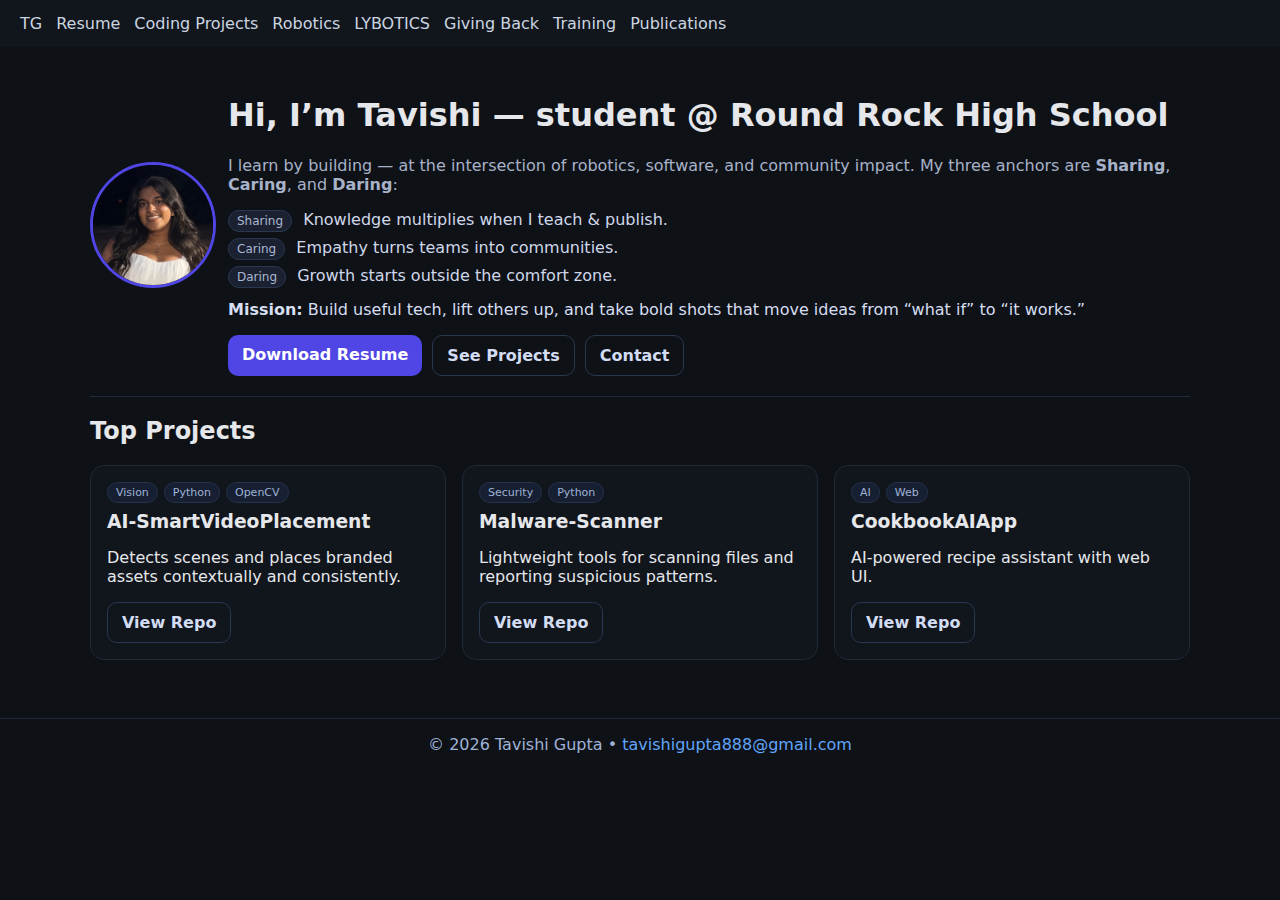
<file: index.html>
<!DOCTYPE html><html lang="en"><head><meta charset="utf-8"/><meta name="viewport" content="width=device-width,initial-scale=1"/><title>Tavishi Gupta — Portfolio</title><style>body{font-family:Inter,system-ui,Segoe UI,Roboto,Helvetica,Arial,sans-serif;background:#0e1116;color:#e5e7eb;margin:0}a{color:#60a5fa;text-decoration:none}a:hover{text-decoration:underline}.nav{background:#11151c;padding:14px 20px;position:sticky;top:0}.nav a{margin-right:14px;color:#cbd5e1}.container{max-width:1100px;margin:0 auto;padding:28px}.hero{display:grid;grid-template-columns:120px 1fr;gap:18px;align-items:center;border-bottom:1px solid #1f2937;padding-bottom:20px}.portrait{width:120px;height:120px;border-radius:50%;object-fit:cover;border:3px solid #4f46e5}.lede{color:#a7b2c9}.pill-list{list-style:none;padding:0;margin:12px 0}.pill-list li{margin:6px 0;color:#cfd7ea}.pill{display:inline-block;background:#1b2130;border:1px solid #2a3751;padding:3px 8px;border-radius:999px;margin-right:6px;color:#aab7d3;font-size:12px}.mission{margin-top:10px;color:#d6def2}.cta-row{display:flex;flex-wrap:wrap;gap:10px;margin-top:12px}.btn{display:inline-block;padding:10px 14px;border-radius:10px;background:#4f46e5;color:#fff;text-decoration:none;font-weight:600}.btn.ghost{background:transparent;border:1px solid #2a3751;color:#d2dcf3}.cards{display:grid;grid-template-columns:repeat(auto-fit,minmax(280px,1fr));gap:16px;margin-top:20px}.card{background:#11151c;border:1px solid #1f2937;border-radius:14px;padding:16px}.card h3{margin:0 0 6px 0;overflow-wrap:anywhere;word-break:break-word}.badges{display:flex;flex-wrap:wrap;gap:6px;margin-bottom:8px}.badge{font-size:11px;background:#172033;border:1px solid #24324b;color:#9fb1d5;padding:3px 8px;border-radius:999px}.footer{text-align:center;color:#9fb1d5;border-top:1px solid #1f2937;padding:16px 0;margin-top:30px}</style></head><body><div class="nav"><a class="brand" href="index.html">TG</a><a href="resume.html">Resume</a><a href="projects.html">Coding Projects</a><a href="robotics.html">Robotics</a><a href="lybotics.html">LYBOTICS</a><a href="community.html">Giving Back</a><a href="training.html">Training</a><a href="publications.html">Publications</a></div><main class="container"><section class="hero"><img class="portrait" src="assets/tavishipic.jpg" alt="Tavishi Gupta"/><div><h1>Hi, I’m Tavishi — student @ Round Rock High School</h1><p class="lede">I learn by building — at the intersection of robotics, software, and community impact. My three anchors are <strong>Sharing</strong>, <strong>Caring</strong>, and <strong>Daring</strong>:</p><ul class="pill-list"><li><span class="pill">Sharing</span> Knowledge multiplies when I teach & publish.</li><li><span class="pill">Caring</span> Empathy turns teams into communities.</li><li><span class="pill">Daring</span> Growth starts outside the comfort zone.</li></ul><p class="mission"><strong>Mission:</strong> Build useful tech, lift others up, and take bold shots that move ideas from “what if” to “it works.”</p><div class="cta-row"><a class="btn" href="assets/TavishiGuptaResume.docx" target="_blank">Download Resume</a><a class="btn ghost" href="projects.html">See Projects</a><a class="btn ghost" href="mailto:tavishigupta888@gmail.com">Contact</a></div></div></section><section><h2>Top Projects</h2><div class="cards"><div class="card"><div class="badges"><span class="badge">Vision</span><span class="badge">Python</span><span class="badge">OpenCV</span></div><h3>AI-SmartVideoPlacement</h3><p>Detects scenes and places branded assets contextually and consistently.</p><a class="btn ghost" href="https://github.com/tavishi-gupta/AI-SmartVideoPlacement" target="_blank">View Repo</a></div><div class="card"><div class="badges"><span class="badge">Security</span><span class="badge">Python</span></div><h3>Malware-Scanner</h3><p>Lightweight tools for scanning files and reporting suspicious patterns.</p><a class="btn ghost" href="https://github.com/tavishi-gupta/Malware-Scanner" target="_blank">View Repo</a></div><div class="card"><div class="badges"><span class="badge">AI</span><span class="badge">Web</span></div><h3>CookbookAIApp</h3><p>AI-powered recipe assistant with web UI.</p><a class="btn ghost" href="https://github.com/tavishi-gupta/CookbookAIApp" target="_blank">View Repo</a></div></div></section></main><footer class="footer">© <script>document.write(new Date().getFullYear());</script> Tavishi Gupta • <a href="mailto:tavishigupta888@gmail.com">tavishigupta888@gmail.com</a></footer></body></html>
</file>
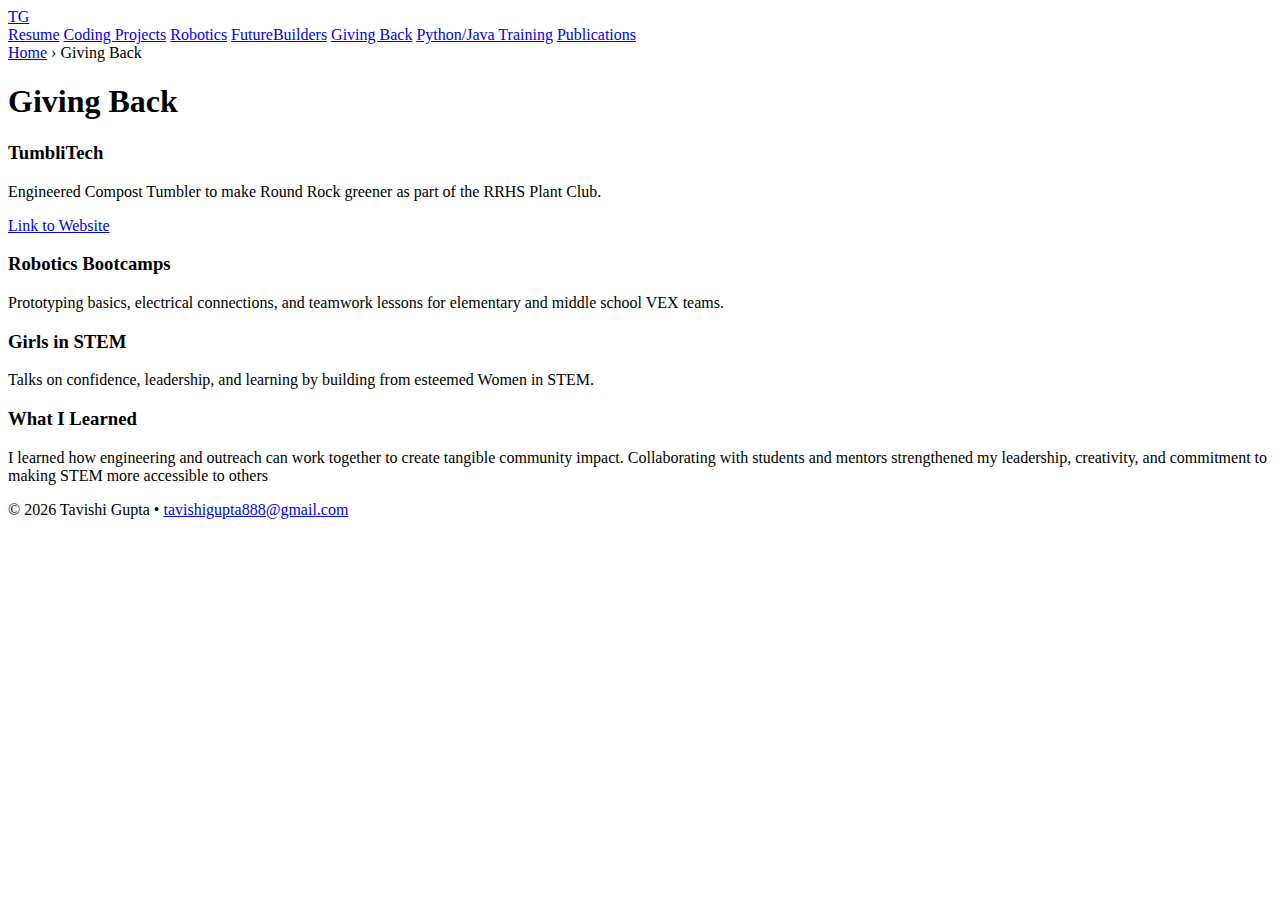
<file: community.html>
<!DOCTYPE html>
<html lang="en">
<head>
  <meta charset="utf-8"/>
  <meta name="viewport" content="width=device-width,initial-scale=1"/>
  <title>Giving Back — Tavishi Gupta</title>
  <link rel="stylesheet" href="assets/site.css">
</head>
<body class="theme">
  <header class="site-header">
    <a class="brand" href="index.html">TG</a>
    <nav class="top-nav">
      <a href="resume.html">Resume</a>
      <a href="projects.html">Coding Projects</a>
      <a href="robotics.html">Robotics</a>
      <a href="lybotics.html">FutureBuilders</a>
      <a href="community.html">Giving Back</a>
      <a href="training.html">Python/Java Training</a>
      <a href="publications.html">Publications</a>
    </nav>
  </header>

  <div class="breadcrumbs">
    <div class="container"><a href="index.html">Home</a> <span>›</span> Giving Back</div>
  </div>

  <main class="section">
    <div class="container">
      
<h1>Giving Back</h1>
<div class="cards">
<article class="card"><h3>TumbliTech</h3><p>Engineered Compost Tumbler to make Round Rock greener as part of the RRHS Plant Club.</p> <a href="https://sites.google.com/view/tumblitech/home">Link to Website</a></article>
<article class="card"><h3>Robotics Bootcamps</h3><p>Prototyping basics, electrical connections, and teamwork lessons for elementary and middle school VEX teams.</p></article>
<article class="card"><h3>Girls in STEM</h3><p>Talks on confidence, leadership, and learning by building from esteemed Women in STEM.</p></article>
</div>
<div class="cards"><article class="card"><h3>What I Learned</h3><p>I learned how engineering and outreach can work together to create tangible community impact. Collaborating with students and mentors strengthened my leadership, creativity, and commitment to making STEM more accessible to others</p></article></div>

    </div>
  </main>

  <footer class="site-footer">
    © <span id="year"></span> Tavishi Gupta • <a href="mailto:tavishigupta888@gmail.com">tavishigupta888@gmail.com</a>
  </footer>
  <script>document.getElementById('year').textContent = new Date().getFullYear();</script>
</body>
</html>
</file>
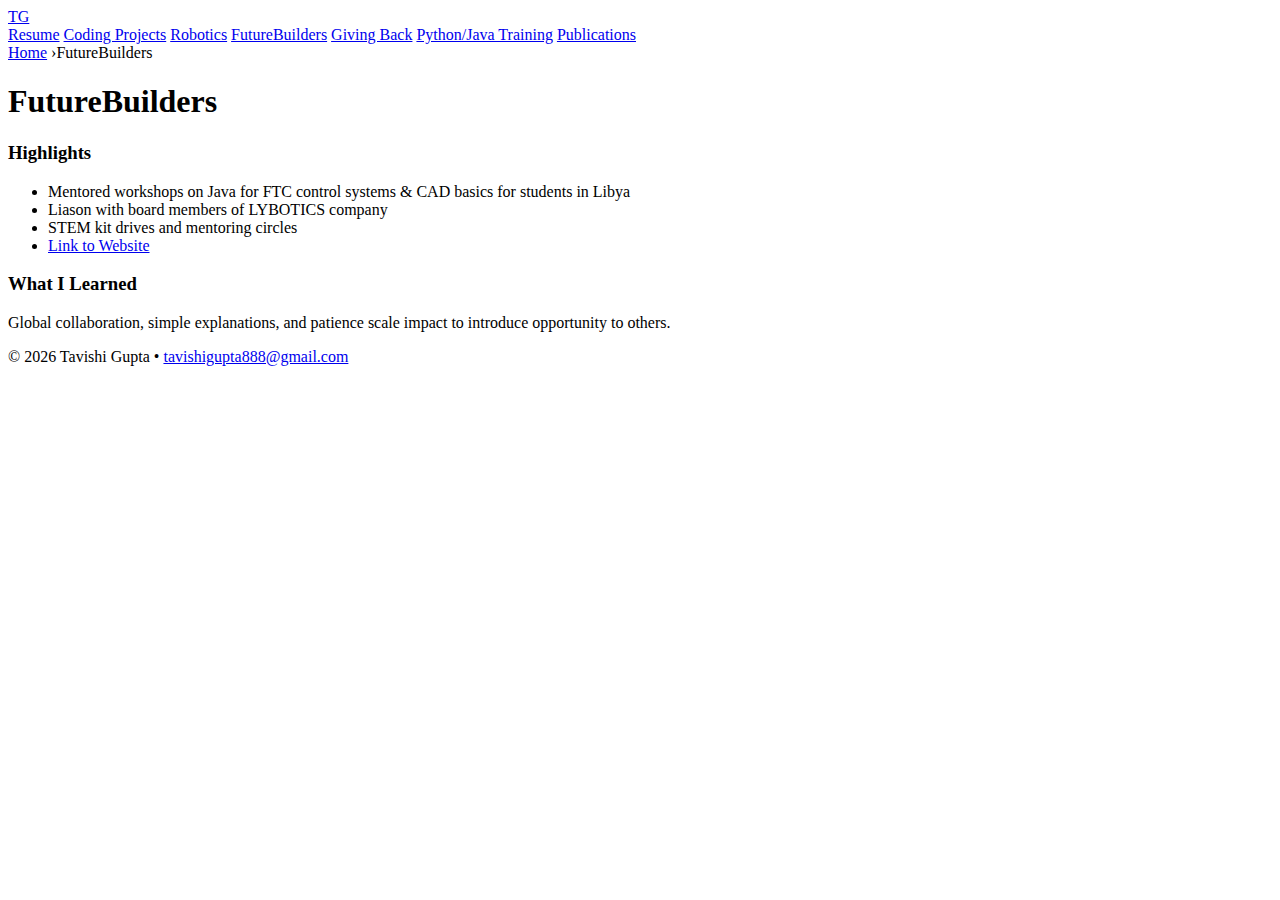
<file: lybotics.html>
<!DOCTYPE html>
<html lang="en">
<head>
  <meta charset="utf-8"/>
  <meta name="viewport" content="width=device-width,initial-scale=1"/>
  <title>FutureBuilders — Tavishi Gupta</title>
  <link rel="stylesheet" href="assets/site.css">
</head>
<body class="theme">
  <header class="site-header">
    <a class="brand" href="index.html">TG</a>
    <nav class="top-nav">
      <a href="resume.html">Resume</a>
      <a href="projects.html">Coding Projects</a>
      <a href="robotics.html">Robotics</a>
      <a href="lybotics.html">FutureBuilders</a>
      <a href="community.html">Giving Back</a>
      <a href="training.html">Python/Java Training</a>
      <a href="publications.html">Publications</a>
    </nav>
  </header>

  <div class="breadcrumbs">
    <div class="container"><a href="index.html">Home</a> <span>›</span>FutureBuilders</div>
  </div>

  <main class="section">
    <div class="container">
      
<h1>FutureBuilders</h1>
<div class="cards">
<article class="card"><h3>Highlights</h3><ul><li>Mentored workshops on Java for FTC control systems & CAD basics for students in Libya</li><li>Liason with board members of LYBOTICS company</li><li>STEM kit drives and mentoring circles</li><li><a href="https://futurebuilders1.com">Link to Website</a></li></ul></article>
</div>
<div class="cards"><article class="card"><h3>What I Learned</h3><p>Global collaboration, simple explanations, and patience scale impact to introduce opportunity to others.</p></article></div>

    </div>
  </main>

  <footer class="site-footer">
    © <span id="year"></span> Tavishi Gupta • <a href="mailto:tavishigupta888@gmail.com">tavishigupta888@gmail.com</a>
  </footer>
  <script>document.getElementById('year').textContent = new Date().getFullYear();</script>
</body>
</html>
</file>
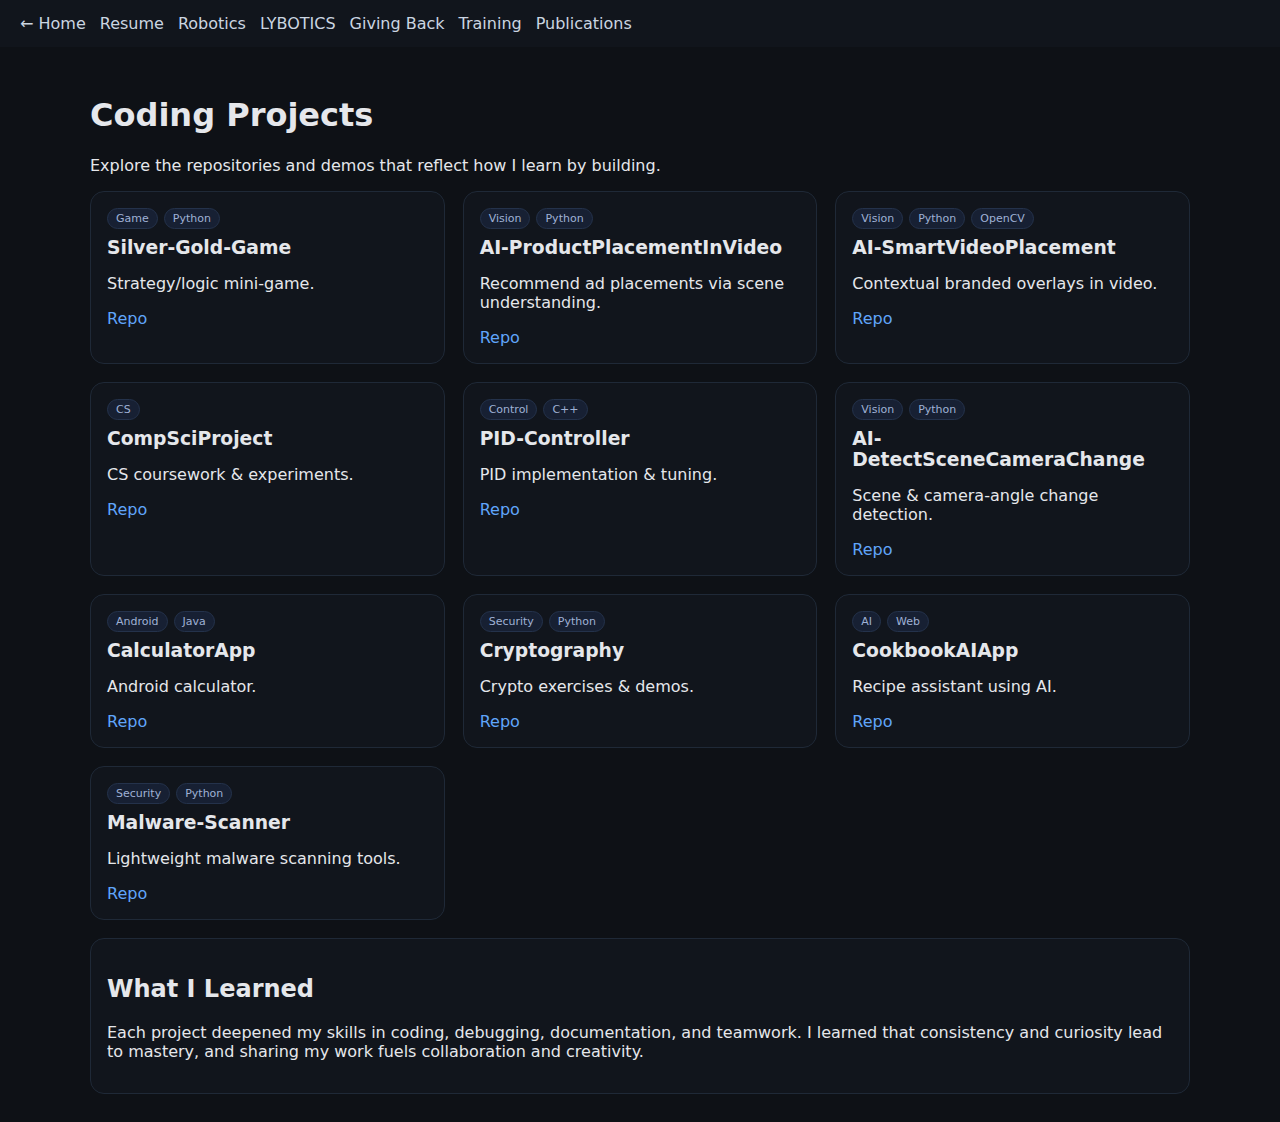
<file: projects.html>
<!DOCTYPE html><html lang="en"><head><meta charset="utf-8"/><meta name="viewport" content="width=device-width,initial-scale=1"/><title>Coding Projects — Tavishi Gupta</title><style>body{font-family:Inter,system-ui,Segoe UI,Roboto,Helvetica,Arial,sans-serif;background:#0e1116;color:#e5e7eb;margin:0}a{color:#60a5fa;text-decoration:none}a:hover{text-decoration:underline}.nav{background:#11151c;padding:14px 20px;position:sticky;top:0}.nav a{margin-right:14px;color:#cbd5e1}.container{max-width:1100px;margin:0 auto;padding:28px}.grid{display:grid;grid-template-columns:repeat(auto-fit,minmax(300px,1fr));gap:18px}.card{background:#11151c;border:1px solid #1f2937;border-radius:14px;padding:16px}.card h3{margin:0 0 6px 0;overflow-wrap:anywhere;word-break:break-word;text-overflow:ellipsis}.badges{display:flex;flex-wrap:wrap;gap:6px;margin-bottom:8px}.badge{font-size:11px;background:#172033;border:1px solid #24324b;color:#9fb1d5;padding:3px 8px;border-radius:999px}</style></head><body><div class="nav"><a href="index.html">← Home</a><a href="resume.html">Resume</a><a href="robotics.html">Robotics</a><a href="lybotics.html">LYBOTICS</a><a href="community.html">Giving Back</a><a href="training.html">Training</a><a href="publications.html">Publications</a></div><main class="container"><h1>Coding Projects</h1><p class="lede">Explore the repositories and demos that reflect how I learn by building.</p><div class="grid">



<div class="card"><div class="badges"><span class="badge">Game</span><span class="badge">Python</span></div><h3>Silver-Gold-Game</h3><p>Strategy/logic mini-game.</p><a target="_blank" href="https://github.com/tavishi-gupta/Silver-Gold-Game">Repo</a></div>

<div class="card"><div class="badges"><span class="badge">Vision</span><span class="badge">Python</span></div><h3>AI-ProductPlacementInVideo</h3><p>Recommend ad placements via scene understanding.</p><a target="_blank" href="https://github.com/tavishi-gupta/AI-ProductPlacementInVideo">Repo</a></div>

<div class="card"><div class="badges"><span class="badge">Vision</span><span class="badge">Python</span><span class="badge">OpenCV</span></div><h3>AI-SmartVideoPlacement</h3><p>Contextual branded overlays in video.</p><a target="_blank" href="https://github.com/tavishi-gupta/AI-SmartVideoPlacement">Repo</a></div>

<div class="card"><div class="badges"><span class="badge">CS</span></div><h3>CompSciProject</h3><p>CS coursework & experiments.</p><a target="_blank" href="https://github.com/tavishi-gupta/CompSciProject">Repo</a></div>

<div class="card"><div class="badges"><span class="badge">Control</span><span class="badge">C++</span></div><h3>PID-Controller</h3><p>PID implementation & tuning.</p><a target="_blank" href="https://github.com/SohamPradhan64/PID-Controller">Repo</a></div>

<div class="card"><div class="badges"><span class="badge">Vision</span><span class="badge">Python</span></div><h3>AI-DetectSceneCameraChange</h3><p>Scene & camera-angle change detection.</p><a target="_blank" href="https://github.com/tavishi-gupta/AI-DetectSceneCameraChange">Repo</a></div>

<div class="card"><div class="badges"><span class="badge">Android</span><span class="badge">Java</span></div><h3>CalculatorApp</h3><p>Android calculator.</p><a target="_blank" href="https://github.com/tavishi-gupta/CalculatorApp">Repo</a></div>

<div class="card"><div class="badges"><span class="badge">Security</span><span class="badge">Python</span></div><h3>Cryptography</h3><p>Crypto exercises & demos.</p><a target="_blank" href="https://github.com/tavishi-gupta/Cryptography">Repo</a></div>

<div class="card"><div class="badges"><span class="badge">AI</span><span class="badge">Web</span></div><h3>CookbookAIApp</h3><p>Recipe assistant using AI.</p><a target="_blank" href="https://github.com/tavishi-gupta/CookbookAIApp">Repo</a></div>

<div class="card"><div class="badges"><span class="badge">Security</span><span class="badge">Python</span></div><h3>Malware-Scanner</h3><p>Lightweight malware scanning tools.</p><a target="_blank" href="https://github.com/tavishi-gupta/Malware-Scanner">Repo</a></div>







</div><section class="card" style="margin-top:18px"><h2>What I Learned</h2><p>Each project deepened my skills in coding, debugging, documentation, and teamwork. I learned that consistency and curiosity lead to mastery, and sharing my work fuels collaboration and creativity.</p></section></main></body></html>
</file>
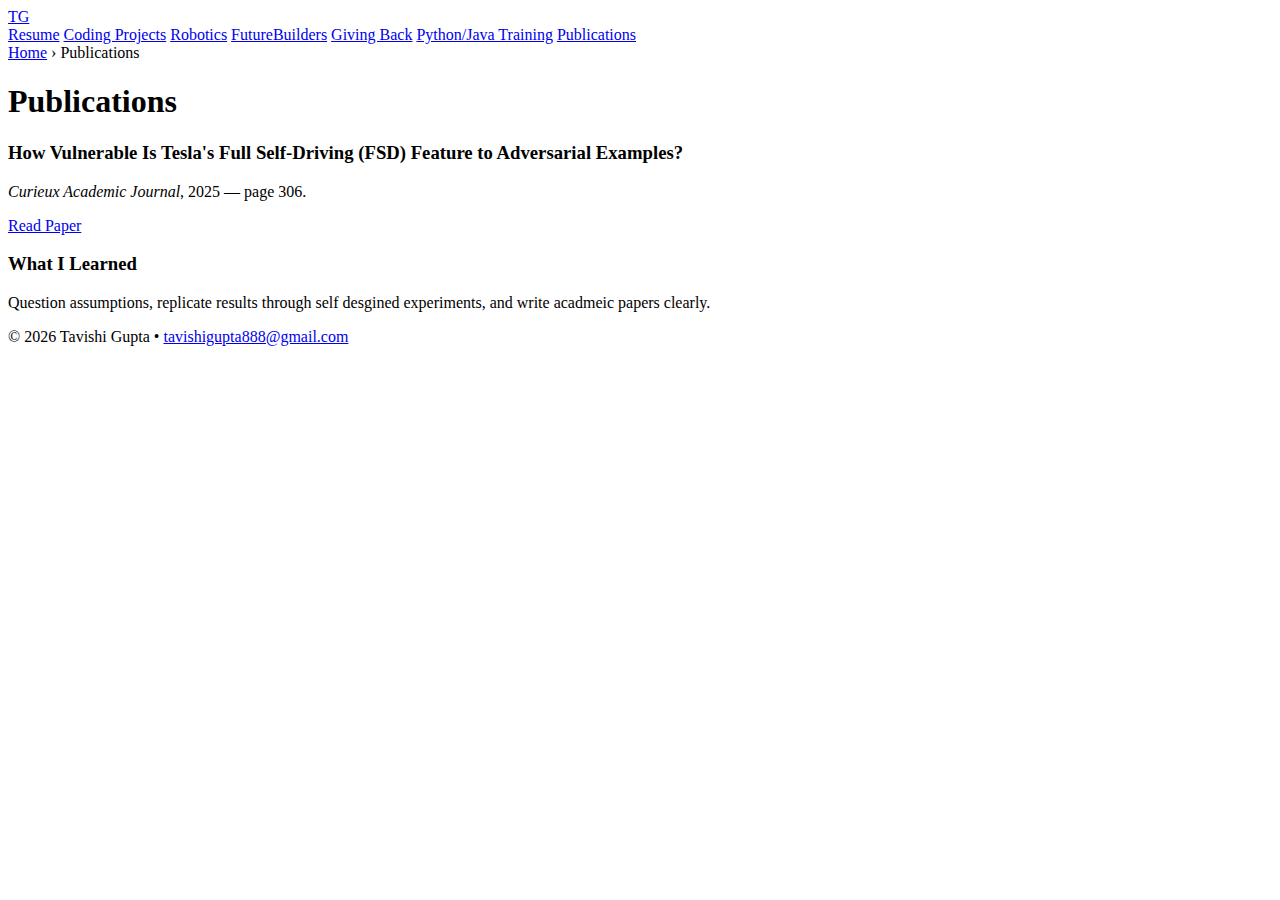
<file: publications.html>
<!DOCTYPE html>
<html lang="en">
<head>
  <meta charset="utf-8"/>
  <meta name="viewport" content="width=device-width,initial-scale=1"/>
  <title>Publications — Tavishi Gupta</title>
  <link rel="stylesheet" href="assets/site.css">
</head>
<body class="theme">
  <header class="site-header">
    <a class="brand" href="index.html">TG</a>
    <nav class="top-nav">
      <a href="resume.html">Resume</a>
      <a href="projects.html">Coding Projects</a>
      <a href="robotics.html">Robotics</a>
      <a href="lybotics.html">FutureBuilders</a>
      <a href="community.html">Giving Back</a>
      <a href="training.html">Python/Java Training</a>
      <a href="publications.html">Publications</a>
    </nav>
  </header>

  <div class="breadcrumbs">
    <div class="container"><a href="index.html">Home</a> <span>›</span> Publications</div>
  </div>

  <main class="section">
    <div class="container">
      
<h1>Publications</h1>
<article class="card"><h3>How Vulnerable Is Tesla's Full Self-Driving (FSD) Feature to Adversarial Examples?</h3><p><em>Curieux Academic Journal</em>, 2025 — page 306.</p><p><a target="_blank" rel="noopener" href="https://www.curieuxacademicjournal.com/_files/ugd/99711c_00f1cef862a8433e9766f5b902b06f85.pdf#page=306">Read Paper</a></p></article>
<div class="cards"><article class="card"><h3>What I Learned</h3><p>Question assumptions, replicate results through self desgined experiments, and write acadmeic papers clearly.</p></article></div>

    </div>
  </main>

  <footer class="site-footer">
    © <span id="year"></span> Tavishi Gupta • <a href="mailto:tavishigupta888@gmail.com">tavishigupta888@gmail.com</a>
  </footer>
  <script>document.getElementById('year').textContent = new Date().getFullYear();</script>
</body>
</html>
</file>
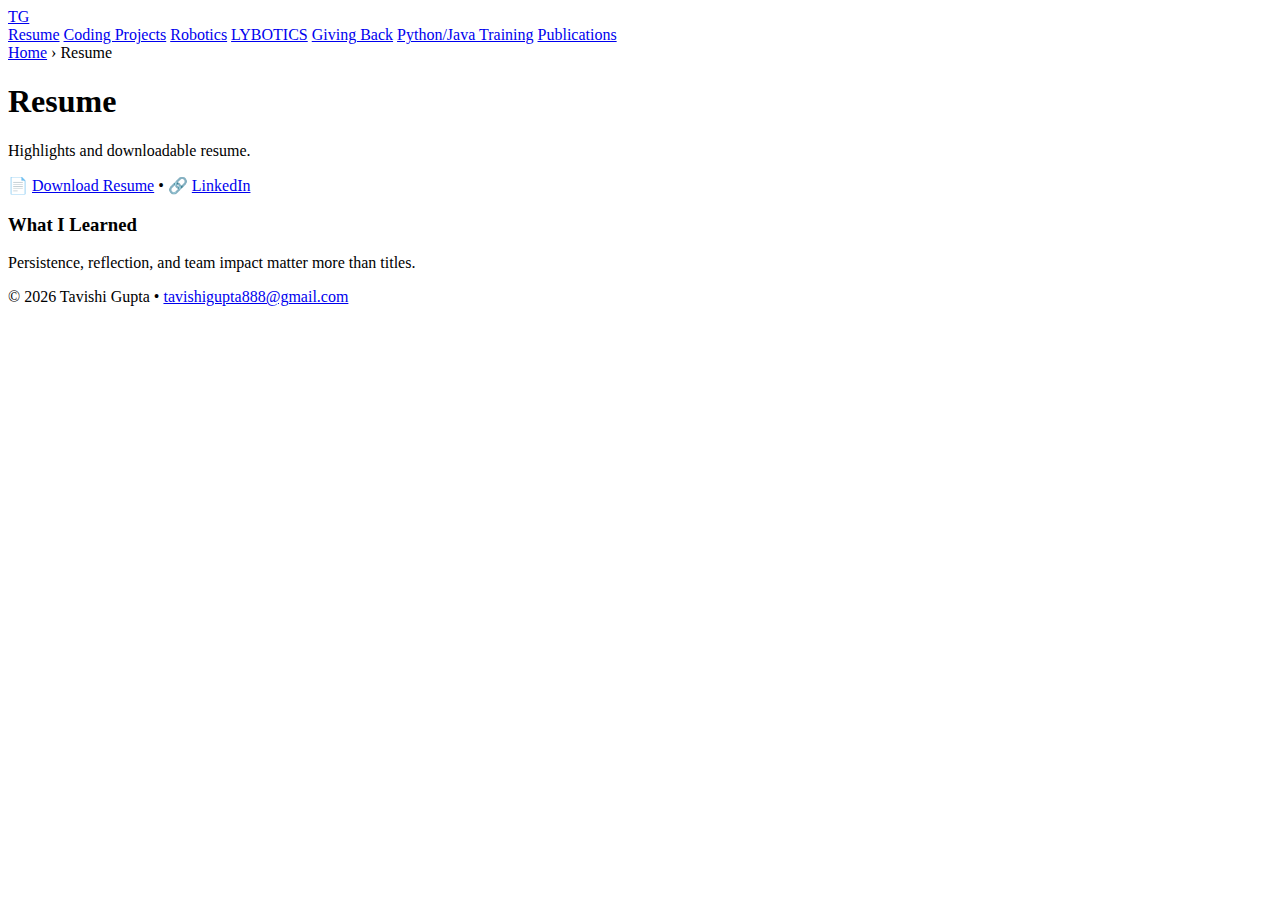
<file: resume.html>
<!DOCTYPE html>
<html lang="en">
<head>
  <meta charset="utf-8"/>
  <meta name="viewport" content="width=device-width,initial-scale=1"/>
  <title>Resume — Tavishi Gupta</title>
  <link rel="stylesheet" href="assets/site.css">
</head>
<body class="theme">
  <header class="site-header">
    <a class="brand" href="index.html">TG</a>
    <nav class="top-nav">
      <a href="resume.html">Resume</a>
      <a href="projects.html">Coding Projects</a>
      <a href="robotics.html">Robotics</a>
      <a href="lybotics.html">LYBOTICS</a>
      <a href="community.html">Giving Back</a>
      <a href="training.html">Python/Java Training</a>
      <a href="publications.html">Publications</a>
    </nav>
  </header>

  <div class="breadcrumbs">
    <div class="container"><a href="index.html">Home</a> <span>›</span> Resume</div>
  </div>

  <main class="section">
    <div class="container">
      
<h1>Resume</h1>
<p class="lede">Highlights and downloadable resume.</p>
<p>📄 <a href="assets/TavishiGuptaResume.pdf" target="_blank" rel="noopener">Download Resume</a> • 🔗 <a href="https://www.linkedin.com/in/tavishi-gupta/" target="_blank" rel="noopener">LinkedIn</a></p>
<div class="cards"><article class="card"><h3>What I Learned</h3><p>Persistence, reflection, and team impact matter more than titles.</p></article></div>

    </div>
  </main>

  <footer class="site-footer">
    © <span id="year"></span> Tavishi Gupta • <a href="mailto:tavishigupta888@gmail.com">tavishigupta888@gmail.com</a>
  </footer>
  <script>document.getElementById('year').textContent = new Date().getFullYear();</script>
</body>
</html>
</file>
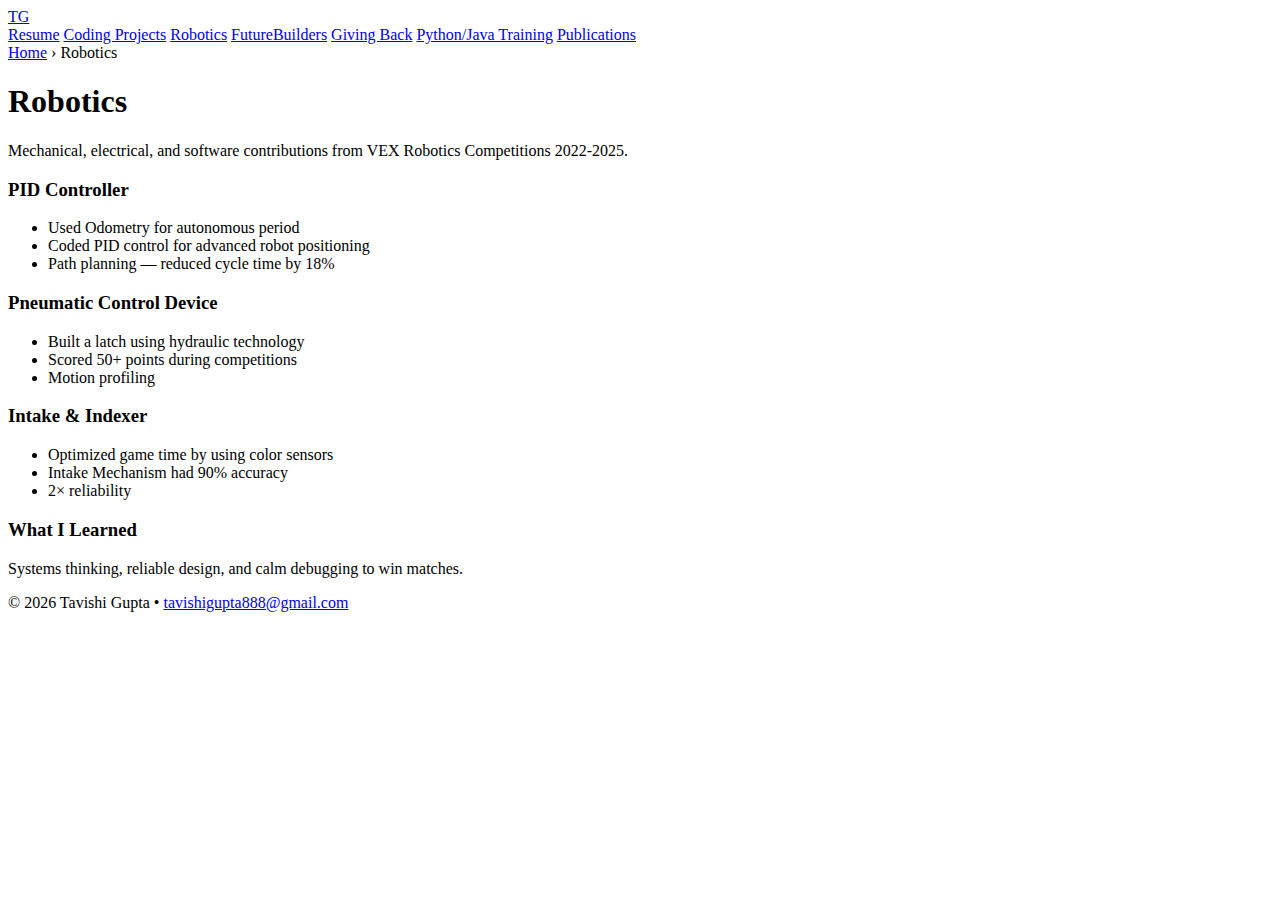
<file: robotics.html>
<!DOCTYPE html>
<html lang="en">
<head>
  <meta charset="utf-8"/>
  <meta name="viewport" content="width=device-width,initial-scale=1"/>
  <title>Robotics — Tavishi Gupta</title>
  <link rel="stylesheet" href="assets/site.css">
</head>
<body class="theme">
  <header class="site-header">
    <a class="brand" href="index.html">TG</a>
    <nav class="top-nav">
      <a href="resume.html">Resume</a>
      <a href="projects.html">Coding Projects</a>
      <a href="robotics.html">Robotics</a>
      <a href="lybotics.html">FutureBuilders</a>
      <a href="community.html">Giving Back</a>
      <a href="training.html">Python/Java Training</a>
      <a href="publications.html">Publications</a>
    </nav>
  </header>

  <div class="breadcrumbs">
    <div class="container"><a href="index.html">Home</a> <span>›</span> Robotics</div>
  </div>

  <main class="section">
    <div class="container">
      
<h1>Robotics</h1>
<p class="lede">Mechanical, electrical, and software contributions from VEX Robotics Competitions 2022-2025.</p>
<div class="cards">
<article class="card"><h3>PID Controller</h3><ul><li>Used Odometry for autonomous period</li><li>Coded PID control for advanced robot positioning</li><li>Path planning — reduced cycle time by 18%</li></ul></article>
<article class="card"><h3>Pneumatic Control Device</h3><ul><li>Built a latch using hydraulic technology</li><li>Scored 50+ points during competitions</li><li>Motion profiling</li></ul></article>
<article class="card"><h3>Intake & Indexer</h3><ul><li>Optimized game time by using color sensors</li><li>Intake Mechanism had 90% accuracy</li><li>2× reliability</li></ul></article>
</div>
<div class="cards"><article class="card"><h3>What I Learned</h3><p>Systems thinking, reliable design, and calm debugging to win matches.</p></article></div>

    </div>
  </main>

  <footer class="site-footer">
    © <span id="year"></span> Tavishi Gupta • <a href="mailto:tavishigupta888@gmail.com">tavishigupta888@gmail.com</a>
  </footer>
  <script>document.getElementById('year').textContent = new Date().getFullYear();</script>
</body>
</html>
</file>
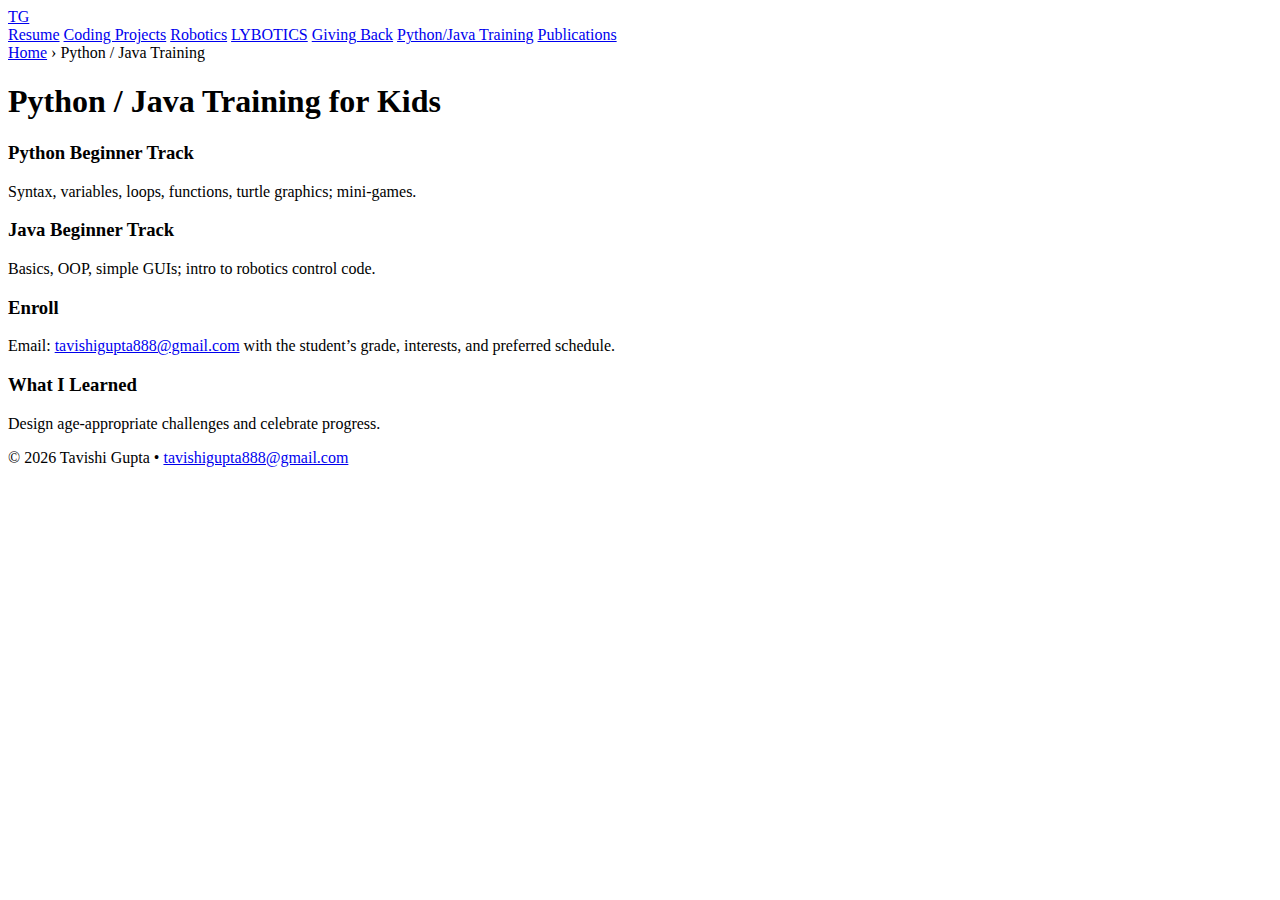
<file: training.html>
<!DOCTYPE html>
<html lang="en">
<head>
  <meta charset="utf-8"/>
  <meta name="viewport" content="width=device-width,initial-scale=1"/>
  <title>Python / Java Training — Tavishi Gupta</title>
  <link rel="stylesheet" href="assets/site.css">
</head>
<body class="theme">
  <header class="site-header">
    <a class="brand" href="index.html">TG</a>
    <nav class="top-nav">
      <a href="resume.html">Resume</a>
      <a href="projects.html">Coding Projects</a>
      <a href="robotics.html">Robotics</a>
      <a href="lybotics.html">LYBOTICS</a>
      <a href="community.html">Giving Back</a>
      <a href="training.html">Python/Java Training</a>
      <a href="publications.html">Publications</a>
    </nav>
  </header>

  <div class="breadcrumbs">
    <div class="container"><a href="index.html">Home</a> <span>›</span> Python / Java Training</div>
  </div>

  <main class="section">
    <div class="container">
      
<h1>Python / Java Training for Kids</h1>
<div class="cards">
<article class="card"><h3>Python Beginner Track</h3><p>Syntax, variables, loops, functions, turtle graphics; mini‑games.</p></article>
<article class="card"><h3>Java Beginner Track</h3><p>Basics, OOP, simple GUIs; intro to robotics control code.</p></article>
<article class="card"><h3>Enroll</h3><p>Email: <a href="mailto:tavishigupta888@gmail.com">tavishigupta888@gmail.com</a> with the student’s grade, interests, and preferred schedule.</p></article>
</div>
<div class="cards"><article class="card"><h3>What I Learned</h3><p>Design age‑appropriate challenges and celebrate progress.</p></article></div>

    </div>
  </main>

  <footer class="site-footer">
    © <span id="year"></span> Tavishi Gupta • <a href="mailto:tavishigupta888@gmail.com">tavishigupta888@gmail.com</a>
  </footer>
  <script>document.getElementById('year').textContent = new Date().getFullYear();</script>
</body>
</html>
</file>
<file: assets/site.css>
/* css */
</file>
